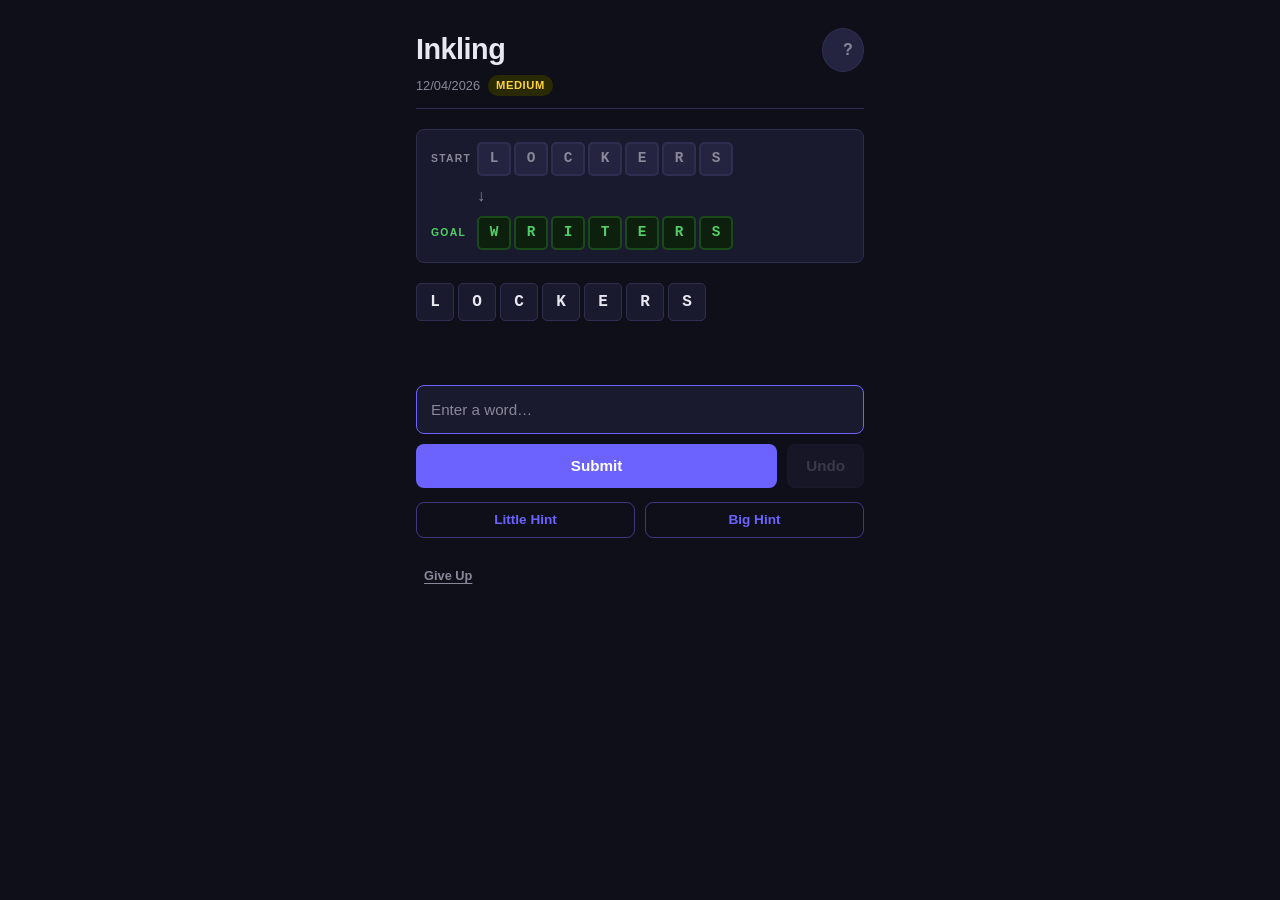
<file: index.html>
<!DOCTYPE html>
<html lang="en">
<head>
  <meta charset="UTF-8">
  <meta name="viewport" content="width=device-width, initial-scale=1.0">
  <title>Inkling</title>
  <link rel="stylesheet" href="style.css">
  <!-- Kick off the Scrabble dictionary download in parallel with everything else.
       It's lazy-injected by app.js once the UI is interactive. -->
  <link rel="preload" href="scrabble-words.js?v=10" as="script">
</head>
<body>

  <!-- Help overlay -->
  <div id="help-overlay" class="overlay hidden" role="dialog" aria-modal="true" aria-label="How to play">
    <div class="overlay-card">
      <button class="close-btn" id="help-close" aria-label="Close help">×</button>
      <h2>How to Play</h2>
      <p>Connect the <strong>start word</strong> to the <strong>target word</strong> by changing <strong>1 or 2 letters</strong> at a time.</p>
      <p>Each word you enter must be a valid English word.</p>

      <div class="help-example">
        <div class="example-label">Example</div>
        <div class="example-chain">
          <div class="example-row">
            <span class="ex-letter">M</span><span class="ex-letter">O</span><span class="ex-letter">R</span><span class="ex-letter">N</span><span class="ex-letter">I</span><span class="ex-letter">N</span><span class="ex-letter">G</span>
            <span class="ex-note">start</span>
          </div>
          <div class="example-arrow">↓ change R→A</div>
          <div class="example-row">
            <span class="ex-letter">M</span><span class="ex-letter">O</span><span class="ex-letter ex-changed">A</span><span class="ex-letter">N</span><span class="ex-letter">I</span><span class="ex-letter">N</span><span class="ex-letter">G</span>
          </div>
          <div class="example-arrow">↓ change O→E</div>
          <div class="example-row">
            <span class="ex-letter">M</span><span class="ex-letter ex-changed">E</span><span class="ex-letter">A</span><span class="ex-letter">N</span><span class="ex-letter">I</span><span class="ex-letter">N</span><span class="ex-letter">G</span>
          </div>
          <div class="example-arrow">↓ change M→L</div>
          <div class="example-row">
            <span class="ex-letter ex-changed">L</span><span class="ex-letter">E</span><span class="ex-letter">A</span><span class="ex-letter">N</span><span class="ex-letter">I</span><span class="ex-letter">N</span><span class="ex-letter">G</span>
            <span class="ex-note">target reached!</span>
          </div>
        </div>
      </div>

      <ul class="help-rules">
        <li>You may change <strong>1 or 2 letters</strong> per step.</li>
        <li>Every word must be a valid Scrabble dictionary word.</li>
        <li>You cannot reuse a word already in your chain.</li>
        <li>You win when your word is <strong>1 or 2 letters away</strong> from the goal — you don't need to type it exactly.</li>
        <li>Reach the goal in <strong>par steps or fewer</strong> to earn a badge.</li>
        <li>Use <strong>Undo</strong> to remove your last word.</li>
        <li>Stuck? <strong>Little Hint</strong> circles the letter(s) you should change in your last word. <strong>Big Hint</strong> reveals the suggested next word. Each Little counts as ½ a hint, each Big counts as 1.</li>
      </ul>

      <p class="help-note">A new puzzle is available every day at midnight Pacific Time.</p>
    </div>
  </div>

  <!-- Win overlay -->
  <div id="win-overlay" class="overlay hidden" role="dialog" aria-modal="true" aria-label="Puzzle solved">
    <div class="overlay-card win-card">
      <h2 id="win-title">You solved it!</h2>
      <div id="optimal-badge" class="optimal-badge hidden">⚡ Optimal Solution!</div>
      <div id="win-stats"></div>
      <div id="win-chain-display"></div>
      <button id="toggle-solution-btn" class="btn-toggle-solution" onclick="toggleWinChain()">Show calculated solution</button>
      <div class="win-actions">
        <button id="share-btn" class="btn-primary">Share Result</button>
        <button id="try-again-btn" class="btn-secondary" onclick="tryAgain()">Try Again</button>
      </div>
      <p class="win-note">Come back tomorrow for a new puzzle.</p>
    </div>
  </div>

  <!-- Share modal -->
  <div id="share-overlay" class="overlay hidden" role="dialog" aria-modal="true" aria-label="Share your result">
    <div class="overlay-card share-card">
      <button class="close-btn" id="share-close" aria-label="Close share">×</button>
      <h2>Share Your Result</h2>

      <div id="share-preview" class="share-preview"></div>

      <div class="share-actions">
        <button id="share-copy-btn"   class="btn-share">📋 Copy Text</button>
        <button id="share-image-btn"  class="btn-share">🖼 Save Image</button>
        <button id="share-native-btn" class="btn-share hidden">📤 Share…</button>
      </div>

      <div class="share-socials" aria-label="Share on social media">
        <a id="share-twitter"  class="btn-social btn-twitter"  target="_blank" rel="noopener noreferrer">Twitter / X</a>
        <a id="share-facebook" class="btn-social btn-facebook" target="_blank" rel="noopener noreferrer">Facebook</a>
        <a id="share-whatsapp" class="btn-social btn-whatsapp" target="_blank" rel="noopener noreferrer">WhatsApp</a>
        <a id="share-reddit"   class="btn-social btn-reddit"   target="_blank" rel="noopener noreferrer">Reddit</a>
        <a id="share-email"    class="btn-social btn-email">Email</a>
      </div>

      <p class="share-note">For Instagram, TikTok, Snapchat or Threads: tap <strong>Save Image</strong> and upload it from that app. On mobile, <strong>Share…</strong> hands off to the system share sheet (covers all installed apps).</p>

      <span id="share-feedback" class="share-feedback hidden" aria-live="polite"></span>
    </div>
  </div>

  <!-- Main app -->
  <div id="app">
    <header>
      <div class="header-left">
        <h1>Inkling</h1>
        <div id="puzzle-meta">
          <span id="puzzle-date"></span>
          <span id="difficulty-badge" class="diff-badge"></span>
        </div>
      </div>
      <button id="help-btn" class="help-btn" aria-label="How to play">?</button>
    </header>

    <div id="route-display">
      <div class="route-end" id="route-start-block">
        <span class="route-label start-label">START</span>
        <div id="start-word" class="route-letters"></div>
      </div>
      <div class="route-divider">
        <span class="route-arrow-large">↓</span>
      </div>
      <div class="route-end" id="route-goal-block">
        <span class="route-label goal-label">GOAL</span>
        <div id="target-word" class="route-letters goal-letters"></div>
      </div>
    </div>

    <div id="chain-display" aria-live="polite"></div>

    <div id="message" role="alert" aria-live="assertive"></div>

    <form id="input-form" autocomplete="off">
      <div class="input-row">
        <input
          type="text"
          id="word-input"
          maxlength="7"
          autocomplete="off"
          autocorrect="off"
          autocapitalize="characters"
          spellcheck="false"
          placeholder="Enter a word…"
          aria-label="Enter your next word"
        >
      </div>
      <div class="btn-row">
        <button type="submit" id="submit-btn" class="btn-primary" disabled>Loading word lists…</button>
        <button type="button" id="undo-btn" class="btn-secondary">Undo</button>
      </div>
      <div id="hint-message" class="hint-message hidden" aria-live="polite"></div>
      <div class="btn-row hint-row">
        <button type="button" id="hint-little-btn" class="btn-hint btn-hint-little">Little Hint</button>
        <button type="button" id="hint-big-btn"    class="btn-hint btn-hint-big">Big Hint</button>
      </div>
      <div class="btn-row give-up-row">
        <button type="button" id="give-up-btn" class="btn-give-up" onclick="document.getElementById('give-up-confirm').classList.remove('hidden');this.classList.add('hidden');">Give Up</button>
      </div>
    </form>

    <!-- Give-up confirmation -->
    <div id="give-up-confirm" class="give-up-confirm hidden">
      <p>Are you sure? This will reveal today's solution.</p>
      <div class="give-up-confirm-btns">
        <button id="give-up-yes" class="btn-danger" onclick="gaveUp=true;saveState();showGiveUpSolution();">Yes, show solution</button>
        <button id="give-up-no" class="btn-secondary" onclick="document.getElementById('give-up-confirm').classList.add('hidden');document.getElementById('give-up-btn').classList.remove('hidden');">Cancel</button>
      </div>
    </div>
  </div>

  <!-- words.js + app.js download in parallel via `defer`; scrabble-words.js
       is lazy-loaded from app.js so the UI is interactive faster. -->
  <script src="words.js?v=10" defer></script>
  <script src="app.js?v=10"   defer></script>
</body>
</html>
</file>
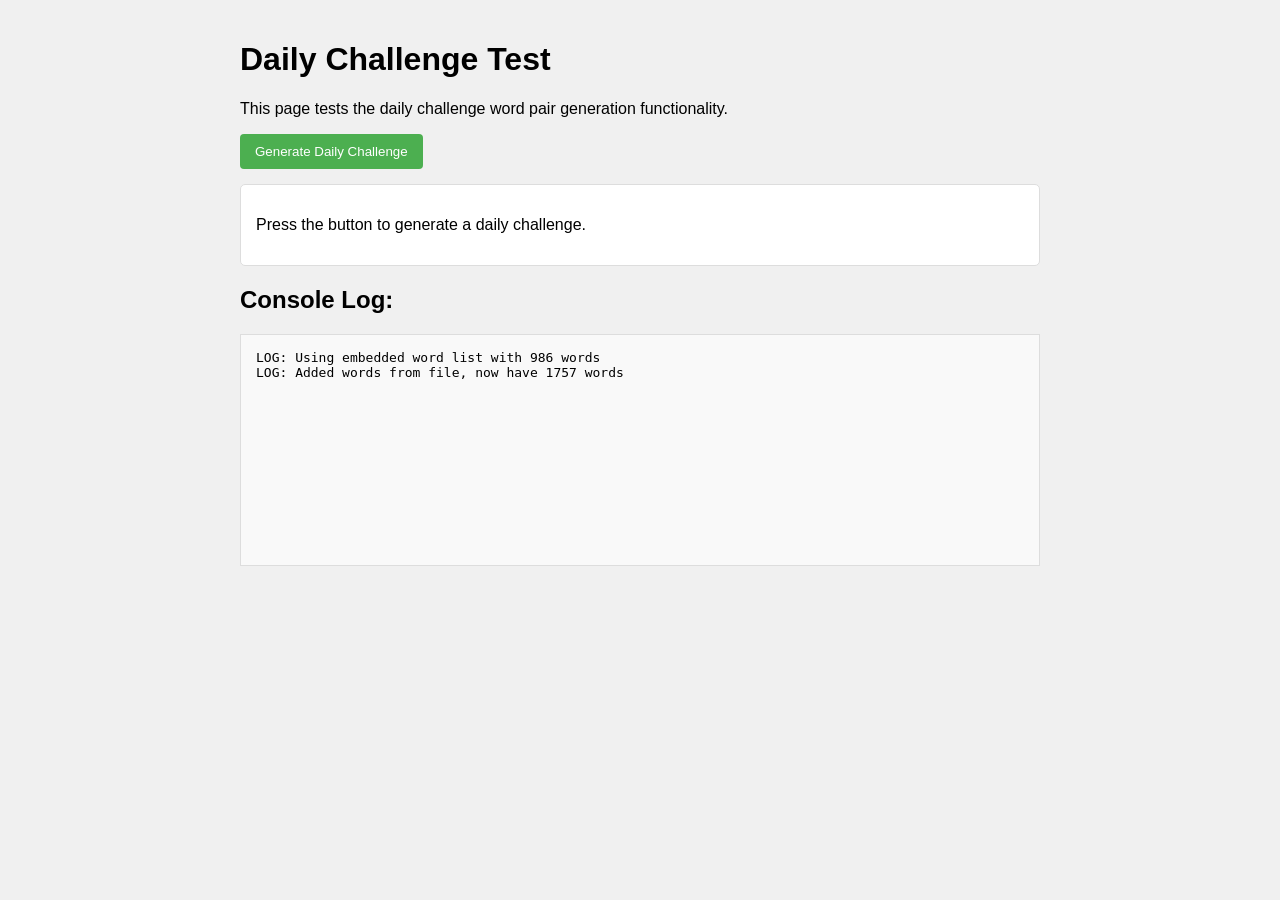
<file: check-daily-challenge.html>
<!DOCTYPE html>
<html lang="en">
<head>
  <meta charset="UTF-8">
  <meta name="viewport" content="width=device-width, initial-scale=1.0">
  <title>Daily Challenge Test</title>
  <style>
    body {
      font-family: Arial, sans-serif;
      max-width: 800px;
      margin: 0 auto;
      padding: 20px;
      background-color: #f0f0f0;
    }
    .result {
      background-color: #fff;
      border: 1px solid #ddd;
      padding: 15px;
      margin: 15px 0;
      border-radius: 5px;
    }
    .log {
      background-color: #f9f9f9;
      border: 1px solid #ddd;
      padding: 15px;
      margin: 15px 0;
      height: 200px;
      overflow-y: auto;
      font-family: monospace;
      white-space: pre-wrap;
    }
    button {
      background-color: #4CAF50;
      color: white;
      padding: 10px 15px;
      border: none;
      border-radius: 4px;
      cursor: pointer;
    }
    button:hover {
      background-color: #45a049;
    }
  </style>
</head>
<body>
  <h1>Daily Challenge Test</h1>
  <p>This page tests the daily challenge word pair generation functionality.</p>
  
  <button id="testBtn">Generate Daily Challenge</button>
  
  <div class="result" id="result">
    <p>Press the button to generate a daily challenge.</p>
  </div>
  
  <h2>Console Log:</h2>
  <div class="log" id="log"></div>
  
  <script>
    // Override console.log to display in our log div
    const originalLog = console.log;
    const originalError = console.error;
    const originalWarn = console.warn;
    const logElement = document.getElementById('log');
    
    console.log = function(...args) {
      originalLog.apply(console, args);
      const message = args.map(arg => 
        typeof arg === 'object' ? JSON.stringify(arg) : arg
      ).join(' ');
      logElement.innerHTML += `<div style="color: black;">LOG: ${message}</div>`;
      logElement.scrollTop = logElement.scrollHeight;
    };
    
    console.error = function(...args) {
      originalError.apply(console, args);
      const message = args.map(arg => 
        typeof arg === 'object' ? JSON.stringify(arg) : arg
      ).join(' ');
      logElement.innerHTML += `<div style="color: red;">ERROR: ${message}</div>`;
      logElement.scrollTop = logElement.scrollHeight;
    };
    
    console.warn = function(...args) {
      originalWarn.apply(console, args);
      const message = args.map(arg => 
        typeof arg === 'object' ? JSON.stringify(arg) : arg
      ).join(' ');
      logElement.innerHTML += `<div style="color: orange;">WARN: ${message}</div>`;
      logElement.scrollTop = logElement.scrollHeight;
    };
  </script>
  
  <!-- Load the challenge module -->
  <script src="daily-challenge.js"></script>
  
  <script>
    document.getElementById('testBtn').addEventListener('click', async () => {
      const resultElement = document.getElementById('result');
      resultElement.innerHTML = '<p>Generating challenge...</p>';
      
      try {
        // Get the date in Pacific time
        const now = new Date();
        const jan = new Date(now.getFullYear(), 0, 1);
        const jul = new Date(now.getFullYear(), 6, 1);
        const stdTimezoneOffset = Math.max(jan.getTimezoneOffset(), jul.getTimezoneOffset());
        const isDST = now.getTimezoneOffset() < stdTimezoneOffset;
        const pacificOffset = isDST ? -7 * 60 : -8 * 60;
        const pacificTime = new Date(now.getTime() + (now.getTimezoneOffset() + pacificOffset) * 60000);
        
        // Format the date for display
        const dateString = pacificTime.toLocaleDateString('en-US', {
          weekday: 'long',
          year: 'numeric',
          month: 'long',
          day: 'numeric',
          timeZone: 'America/Los_Angeles'
        });
        
        // Wait for daily challenge to be generated
        const challenge = await getDailyChallenge();
        
        // Display the result
        resultElement.innerHTML = `
          <h3>Daily Challenge for ${dateString} (Pacific Time)</h3>
          <p><strong>Start Word:</strong> ${challenge.startWord}</p>
          <p><strong>Target Word:</strong> ${challenge.targetWord}</p>
          <p><strong>Letter Differences:</strong> ${countDifferences(challenge.startWord, challenge.targetWord)}</p>
          <p><strong>Path Possible:</strong> ${canFindPath(challenge.startWord, challenge.targetWord, simpleWordList) ? 'Yes' : 'No'}</p>
        `;
      } catch (error) {
        console.error('Error generating challenge:', error);
        resultElement.innerHTML = `<p>Error generating challenge: ${error.message}</p>`;
      }
    });
  </script>
</body>
</html>
</file>
<file: style.css>
/* ── Reset & base ─────────────────────────────────────────────────────────── */
*, *::before, *::after { box-sizing: border-box; margin: 0; padding: 0; }

:root {
  --bg:          #0f0f1a;
  --surface:     #1a1a2e;
  --surface2:    #242440;
  --border:      #2e2e50;
  --text:        #e8e8f0;
  --text-muted:  #888899;
  --accent:      #6c63ff;
  --accent-dim:  #3d3880;
  --changed:     #f5a623;
  --changed-bg:  #3a2800;
  --error:       #ff6b6b;
  --success:     #51cf66;
  --radius:      8px;
  --tile:        38px;
}

html, body {
  height: 100%;
  background: var(--bg);
  color: var(--text);
  font-family: -apple-system, BlinkMacSystemFont, "Segoe UI", Roboto, sans-serif;
  font-size: 16px;
  line-height: 1.5;
}

/* ── Layout ───────────────────────────────────────────────────────────────── */
#app {
  max-width: 480px;
  margin: 0 auto;
  padding: 16px 16px 40px;
  display: flex;
  flex-direction: column;
  gap: 20px;
  min-height: 100vh;
}

/* ── Header ───────────────────────────────────────────────────────────────── */
header {
  display: flex;
  align-items: flex-start;
  justify-content: space-between;
  padding-bottom: 12px;
  border-bottom: 1px solid var(--border);
}

.header-left { display: flex; flex-direction: column; gap: 4px; }

h1 {
  font-size: 1.8rem;
  font-weight: 800;
  letter-spacing: -0.5px;
  color: var(--text);
}

#puzzle-meta {
  display: flex;
  align-items: center;
  gap: 8px;
}

#puzzle-date {
  font-size: 0.8rem;
  color: var(--text-muted);
}

.diff-badge {
  font-size: 0.7rem;
  font-weight: 700;
  padding: 2px 8px;
  border-radius: 99px;
  text-transform: uppercase;
  letter-spacing: 0.05em;
}
.diff-easy    { background: #1a3a1a; color: #51cf66; }
.diff-medium  { background: #2a2a00; color: #ffd43b; }
.diff-hard    { background: #2a1a00; color: #ff922b; }
.diff-extreme { background: #2a0a0a; color: #ff6b6b; }

.help-btn {
  background: var(--surface2);
  border: 1px solid var(--border);
  color: var(--text-muted);
  width: 36px;
  height: 36px;
  border-radius: 50%;
  font-size: 1rem;
  font-weight: 700;
  cursor: pointer;
  flex-shrink: 0;
  transition: background 0.15s, color 0.15s;
}
.help-btn:hover { background: var(--border); color: var(--text); }

/* ── Route display (START → GOAL) ─────────────────────────────────────────── */
:root {
  --route-tile: 34px;
}

#route-display {
  display: flex;
  flex-direction: column;
  gap: 8px;
  background: var(--surface);
  border: 1px solid var(--border);
  border-radius: var(--radius);
  padding: 12px 14px;
}

.route-end {
  display: flex;
  align-items: center;
  gap: 10px;
}

.route-label {
  font-size: 0.65rem;
  font-weight: 800;
  text-transform: uppercase;
  letter-spacing: 0.12em;
  width: 36px;
  flex-shrink: 0;
}

.start-label { color: var(--text-muted); }
.goal-label  { color: #51cf66; }

.route-divider {
  display: flex;
  align-items: center;
  gap: 10px;
  padding: 0 0 0 46px;
}

.route-arrow-large {
  font-size: 1rem;
  color: var(--text-muted);
}

.route-letters {
  display: flex;
  gap: 3px;
}

/* Start word tiles — muted */
#route-start-block .route-tile {
  border-color: var(--border);
  color: var(--text-muted);
  background: var(--surface2);
}

/* Goal word tiles — green accent */
.goal-letters .route-tile {
  border-color: #1a4a1a;
  color: #51cf66;
  background: #0d1f0d;
}

.route-tile {
  width: var(--route-tile);
  height: var(--route-tile);
  border: 2px solid var(--border);
  border-radius: 5px;
  display: flex;
  align-items: center;
  justify-content: center;
  font-family: "Courier New", Courier, monospace;
  font-size: 0.9rem;
  font-weight: 700;
}

/* ── Chain display ────────────────────────────────────────────────────────── */
#chain-display {
  display: flex;
  flex-direction: column;
  align-items: flex-start;
  gap: 0;
}

.chain-row {
  display: flex;
  flex-direction: column;
  align-items: flex-start;
}

.chain-word {
  display: flex;
  gap: 4px;
}

.chain-letter {
  width: var(--tile);
  height: var(--tile);
  border: 1px solid var(--border);
  border-radius: 5px;
  display: flex;
  align-items: center;
  justify-content: center;
  font-family: "Courier New", Courier, monospace;
  font-size: 1rem;
  font-weight: 700;
  color: var(--text);
  background: var(--surface);
  transition: background 0.2s, border-color 0.2s, color 0.2s;
}

.chain-letter.changed {
  background: var(--changed-bg);
  border-color: var(--changed);
  color: var(--changed);
}

/* Start word styling */
.chain-row.is-start .chain-letter {
  border-color: var(--accent-dim);
  color: var(--text-muted);
}

/* Last word (just submitted) gets a subtle highlight */
.chain-row.is-last .chain-letter:not(.changed) {
  border-color: var(--surface2);
}

.chain-arrow {
  font-size: 0.9rem;
  color: var(--text-muted);
  padding: 2px 0 2px 12px;
  line-height: 1;
}

/* ── Message ──────────────────────────────────────────────────────────────── */
#message {
  min-height: 24px;
  font-size: 0.875rem;
  padding: 0 2px;
}

#message.error   { color: var(--error); }
#message.success { color: var(--success); }

/* ── Input form ───────────────────────────────────────────────────────────── */
#input-form { display: flex; flex-direction: column; gap: 10px; }

.input-row { width: 100%; }

#word-input {
  width: 100%;
  padding: 12px 14px;
  background: var(--surface);
  border: 1.5px solid var(--border);
  border-radius: var(--radius);
  color: var(--text);
  font-family: "Courier New", Courier, monospace;
  font-size: 1.25rem;
  font-weight: 700;
  letter-spacing: 0.15em;
  text-transform: uppercase;
  outline: none;
  transition: border-color 0.15s;
}

#word-input::placeholder {
  font-family: -apple-system, BlinkMacSystemFont, "Segoe UI", Roboto, sans-serif;
  font-size: 0.95rem;
  font-weight: 400;
  letter-spacing: normal;
  color: var(--text-muted);
  text-transform: none;
}

#word-input:focus { border-color: var(--accent); }

.btn-row {
  display: flex;
  gap: 10px;
}

button {
  cursor: pointer;
  border: none;
  border-radius: var(--radius);
  font-size: 0.95rem;
  font-weight: 600;
  padding: 11px 20px;
  min-height: 44px;
  transition: opacity 0.15s, background 0.15s;
}

.btn-primary {
  background: var(--accent);
  color: #fff;
  flex: 1;
}
.btn-primary:hover  { opacity: 0.88; }
.btn-primary:active { opacity: 0.75; }
.btn-primary:disabled {
  background: var(--surface2);
  color: var(--text-muted);
  cursor: progress;
  opacity: 1;
}

.btn-secondary {
  background: var(--surface2);
  color: var(--text-muted);
  border: 1px solid var(--border);
  flex: 0 0 auto;
  padding: 11px 18px;
}
.btn-secondary:hover  { background: var(--border); color: var(--text); }
.btn-secondary:disabled { opacity: 0.35; cursor: default; }

/* ── Overlays ─────────────────────────────────────────────────────────────── */
.overlay {
  position: fixed;
  inset: 0;
  background: rgba(0, 0, 0, 0.7);
  display: flex;
  align-items: center;
  justify-content: center;
  padding: 16px;
  z-index: 100;
  backdrop-filter: blur(4px);
  opacity: 1;
  transition: opacity 0.2s;
}

.overlay.hidden {
  display: none;
}

.overlay-card {
  background: var(--surface);
  border: 1px solid var(--border);
  border-radius: 12px;
  padding: 28px 24px;
  max-width: 420px;
  width: 100%;
  position: relative;
  max-height: 90vh;
  overflow-y: auto;
}

.close-btn {
  position: absolute;
  top: 14px;
  right: 14px;
  background: var(--surface2);
  border: 1px solid var(--border);
  color: var(--text-muted);
  width: 30px;
  height: 30px;
  border-radius: 50%;
  font-size: 1.1rem;
  line-height: 1;
  display: flex;
  align-items: center;
  justify-content: center;
  cursor: pointer;
  padding: 0;
}
.close-btn:hover { background: var(--border); color: var(--text); }

/* ── Help overlay specifics ───────────────────────────────────────────────── */
#help-overlay .overlay-card h2 {
  font-size: 1.3rem;
  margin-bottom: 12px;
}

#help-overlay .overlay-card p {
  color: var(--text-muted);
  font-size: 0.9rem;
  margin-bottom: 10px;
}

.help-example {
  background: var(--surface2);
  border: 1px solid var(--border);
  border-radius: var(--radius);
  padding: 16px;
  margin: 14px 0;
}

.example-label {
  font-size: 0.7rem;
  font-weight: 700;
  text-transform: uppercase;
  letter-spacing: 0.1em;
  color: var(--text-muted);
  margin-bottom: 10px;
}

.example-chain { display: flex; flex-direction: column; gap: 4px; }

.example-row {
  display: flex;
  align-items: center;
  gap: 3px;
}

.ex-letter {
  width: 28px;
  height: 28px;
  border: 1px solid var(--border);
  border-radius: 4px;
  display: flex;
  align-items: center;
  justify-content: center;
  font-family: "Courier New", Courier, monospace;
  font-size: 0.8rem;
  font-weight: 700;
  background: var(--surface);
  color: var(--text);
}

.ex-letter.ex-changed {
  background: var(--changed-bg);
  border-color: var(--changed);
  color: var(--changed);
}

.ex-note {
  font-size: 0.7rem;
  color: var(--text-muted);
  margin-left: 8px;
  font-style: italic;
}

.example-arrow {
  font-size: 0.75rem;
  color: var(--text-muted);
  padding-left: 4px;
}

.help-rules {
  list-style: none;
  display: flex;
  flex-direction: column;
  gap: 6px;
  margin: 14px 0;
}

.help-rules li {
  font-size: 0.875rem;
  color: var(--text-muted);
  padding-left: 16px;
  position: relative;
}
.help-rules li::before {
  content: "›";
  position: absolute;
  left: 0;
  color: var(--accent);
}

.help-note {
  font-size: 0.8rem;
  color: var(--text-muted);
  margin-top: 14px;
  padding-top: 14px;
  border-top: 1px solid var(--border);
}

/* ── Win overlay specifics ────────────────────────────────────────────────── */
.win-card { text-align: center; }

.win-card h2 {
  font-size: 1.6rem;
  margin-bottom: 10px;
}

.optimal-badge {
  display: inline-block;
  background: #2a2000;
  border: 1px solid var(--changed);
  color: var(--changed);
  font-size: 0.85rem;
  font-weight: 700;
  padding: 4px 14px;
  border-radius: 99px;
  margin-bottom: 14px;
}

.optimal-badge.beat-par {
  background: #002a1a;
  border-color: var(--success);
  color: var(--success);
}

#win-stats {
  color: var(--text-muted);
  font-size: 0.9rem;
  margin-bottom: 16px;
  line-height: 1.7;
}

#win-stats strong {
  color: var(--text);
}

#win-chain-display {
  background: var(--surface2);
  border: 1px solid var(--border);
  border-radius: var(--radius);
  padding: 14px;
  margin-bottom: 18px;
  text-align: left;
  display: flex;
  flex-direction: column;
  align-items: flex-start;
  gap: 0;
}

.btn-toggle-solution {
  background: none;
  border: 1px solid var(--border);
  color: var(--text-muted);
  font-size: 0.8rem;
  cursor: pointer;
  padding: 5px 12px;
  border-radius: var(--radius);
  margin-bottom: 14px;
  width: 100%;
}

.btn-toggle-solution:hover {
  border-color: var(--accent);
  color: var(--text);
}

.win-actions {
  display: flex;
  align-items: center;
  justify-content: center;
  gap: 10px;
  flex-wrap: wrap;
}

.win-actions .btn-primary  { flex: 1; min-width: 120px; }
.win-actions .btn-secondary { flex: 1; min-width: 100px; }

.best-score {
  font-size: 0.82rem;
  color: #51cf66;
}

.win-note {
  font-size: 0.8rem;
  color: var(--text-muted);
  margin-top: 16px;
}

/* ── Hint ─────────────────────────────────────────────────────────────────── */
.hint-row {
  margin-top: 4px;
}

.btn-hint {
  background: transparent;
  border: 1px solid var(--accent-dim);
  color: var(--accent);
  font-size: 0.85rem;
  font-weight: 600;
  padding: 8px 12px;
  border-radius: var(--radius);
  cursor: pointer;
  min-height: 36px;
  transition: background 0.15s, color 0.15s, border-color 0.15s;
  flex: 1;
}
.btn-hint:hover    { background: var(--accent-dim); color: #fff; }
.btn-hint:disabled { opacity: 0.5; cursor: progress; }

.hint-message {
  background: var(--surface2);
  border: 1px solid var(--accent-dim);
  border-left: 3px solid var(--accent);
  border-radius: var(--radius);
  padding: 10px 12px;
  font-size: 0.9rem;
  color: var(--text);
  line-height: 1.4;
}
.hint-message.warn {
  border-color: var(--changed);
  border-left-color: var(--changed);
  color: var(--text);
}
.hint-message strong {
  font-family: "Courier New", Courier, monospace;
  letter-spacing: 0.05em;
  color: var(--accent);
}
.hint-message.warn strong { color: var(--changed); }

.hint-stat        { font-size: 0.82rem; color: var(--accent); }
.hint-breakdown   { font-size: 0.78rem; color: var(--text-muted); font-weight: 400; }
.best-hint-free   { font-size: 0.82rem; color: #51cf66; }

/* Little Hint: glowing ring on the letters to change in the player's last word */
.chain-letter.hint-target {
  border-color: var(--accent);
  box-shadow:
    0 0 0 2px var(--accent),
    0 0 14px rgba(108, 99, 255, 0.7),
    0 0 28px rgba(108, 99, 255, 0.35);
  animation: hint-target-pulse 1.6s ease-in-out infinite;
  position: relative;
  z-index: 1;
}

@keyframes hint-target-pulse {
  0%, 100% {
    box-shadow:
      0 0 0 2px var(--accent),
      0 0 14px rgba(108, 99, 255, 0.7),
      0 0 28px rgba(108, 99, 255, 0.35);
  }
  50% {
    box-shadow:
      0 0 0 3px var(--accent),
      0 0 22px rgba(108, 99, 255, 0.9),
      0 0 40px rgba(108, 99, 255, 0.5);
  }
}

/* ── Give up ──────────────────────────────────────────────────────────────── */
.give-up-row {
  margin-top: 6px;
}

.btn-give-up {
  background: none;
  border: none;
  color: var(--text-muted);
  font-size: 0.8rem;
  cursor: pointer;
  padding: 4px 8px;
  text-decoration: underline;
  text-underline-offset: 3px;
}

.btn-give-up:hover { color: var(--error); }

.give-up-confirm {
  background: var(--surface2);
  border: 1px solid var(--border);
  border-radius: var(--radius);
  padding: 14px 16px;
  text-align: center;
  font-size: 0.9rem;
  color: var(--text-muted);
}

.give-up-confirm p { margin-bottom: 12px; }

.give-up-confirm-btns {
  display: flex;
  gap: 10px;
  justify-content: center;
}

.btn-danger {
  background: var(--error);
  color: #fff;
  border: none;
  border-radius: var(--radius);
  padding: 8px 18px;
  font-size: 0.9rem;
  font-weight: 600;
  cursor: pointer;
}

.btn-danger:hover { opacity: 0.85; }

.gave-up {
  color: var(--text-muted);
  font-size: 0.85rem;
  text-align: center;
}

/* ── Share modal ──────────────────────────────────────────────────────────── */
.share-card { text-align: center; }

.share-card h2 {
  font-size: 1.35rem;
  margin-bottom: 14px;
}

.share-preview {
  background: var(--bg);
  border: 1px solid var(--border);
  border-radius: var(--radius);
  padding: 16px 12px;
  margin-bottom: 16px;
}

.share-preview-header {
  font-size: 0.85rem;
  color: var(--text);
  line-height: 1.5;
  white-space: pre-line;
  margin-bottom: 12px;
  font-family: -apple-system, BlinkMacSystemFont, "Segoe UI", Roboto, sans-serif;
}

.share-preview-grid {
  display: flex;
  flex-direction: column;
  gap: 5px;
  align-items: center;
  margin-bottom: 10px;
}

.share-preview-row {
  display: flex;
  gap: 4px;
}

.share-sq {
  width: 28px;
  height: 28px;
  border-radius: 4px;
  box-sizing: border-box;
  display: inline-flex;
  align-items: center;
  justify-content: center;
  position: relative;
  font-family: "Segoe UI Symbol", "Apple Symbols", "Arial Unicode MS", sans-serif;
  line-height: 1;
}

.share-sq-yellow { background: var(--changed); }   /* #f5a623 */
.share-sq-green  { background: var(--success); }   /* #51cf66 */

/* Hollow star marks letters that match the goal position */
.share-sq.at-goal::after {
  content: '\2606';        /* ☆ — hollow star */
  color: #1a1a2e;
  font-size: 19px;
  font-weight: 900;
  line-height: 1;
  text-shadow: 0 0 1px #1a1a2e; /* thicken the outline */
}

.share-preview-footer {
  font-size: 0.75rem;
  color: var(--text-muted);
  letter-spacing: 0.02em;
}

.share-actions {
  display: grid;
  grid-template-columns: repeat(auto-fit, minmax(120px, 1fr));
  gap: 8px;
  margin-bottom: 12px;
}

.btn-share {
  background: var(--surface2);
  color: var(--text);
  border: 1px solid var(--border);
  border-radius: var(--radius);
  padding: 10px 8px;
  font-size: 0.85rem;
  font-weight: 600;
  cursor: pointer;
  transition: background 0.15s, border-color 0.15s;
}
.btn-share:hover { background: var(--border); border-color: var(--accent); }

.share-socials {
  display: grid;
  grid-template-columns: repeat(auto-fit, minmax(110px, 1fr));
  gap: 8px;
  margin-bottom: 12px;
}

.btn-social {
  display: flex;
  align-items: center;
  justify-content: center;
  text-decoration: none;
  font-size: 0.82rem;
  font-weight: 600;
  padding: 9px 8px;
  border-radius: var(--radius);
  color: #fff;
  cursor: pointer;
  border: none;
  transition: opacity 0.15s, transform 0.05s;
}
.btn-social:hover  { opacity: 0.88; }
.btn-social:active { transform: scale(0.97); }

.btn-twitter   { background: #1d1d1f; border: 1px solid #2e2e3a; }
.btn-facebook  { background: #1877f2; }
.btn-whatsapp  { background: #25d366; color: #042a14; }
.btn-reddit    { background: #ff4500; }
.btn-email     { background: var(--surface2); color: var(--text); border: 1px solid var(--border); }

.share-note {
  font-size: 0.78rem;
  color: var(--text-muted);
  line-height: 1.5;
  text-align: left;
  padding: 10px 12px;
  background: var(--surface2);
  border: 1px solid var(--border);
  border-radius: var(--radius);
  margin-bottom: 10px;
}
.share-note strong { color: var(--text); }

.share-feedback {
  display: inline-block;
  font-size: 0.85rem;
  color: var(--success);
  font-weight: 600;
  min-height: 1.2em;
}
.share-feedback.is-error { color: var(--error); }
.share-feedback.hidden   { display: none; }

/* ── Utility ──────────────────────────────────────────────────────────────── */
.hidden { display: none !important; }

/* ── Responsive tweaks ────────────────────────────────────────────────────── */
@media (max-width: 380px) {
  :root { --tile: 34px; }
  h1 { font-size: 1.5rem; }
  .overlay-card { padding: 22px 16px; }
}

@media (min-width: 480px) {
  #app { padding-top: 28px; }
}
</file>
